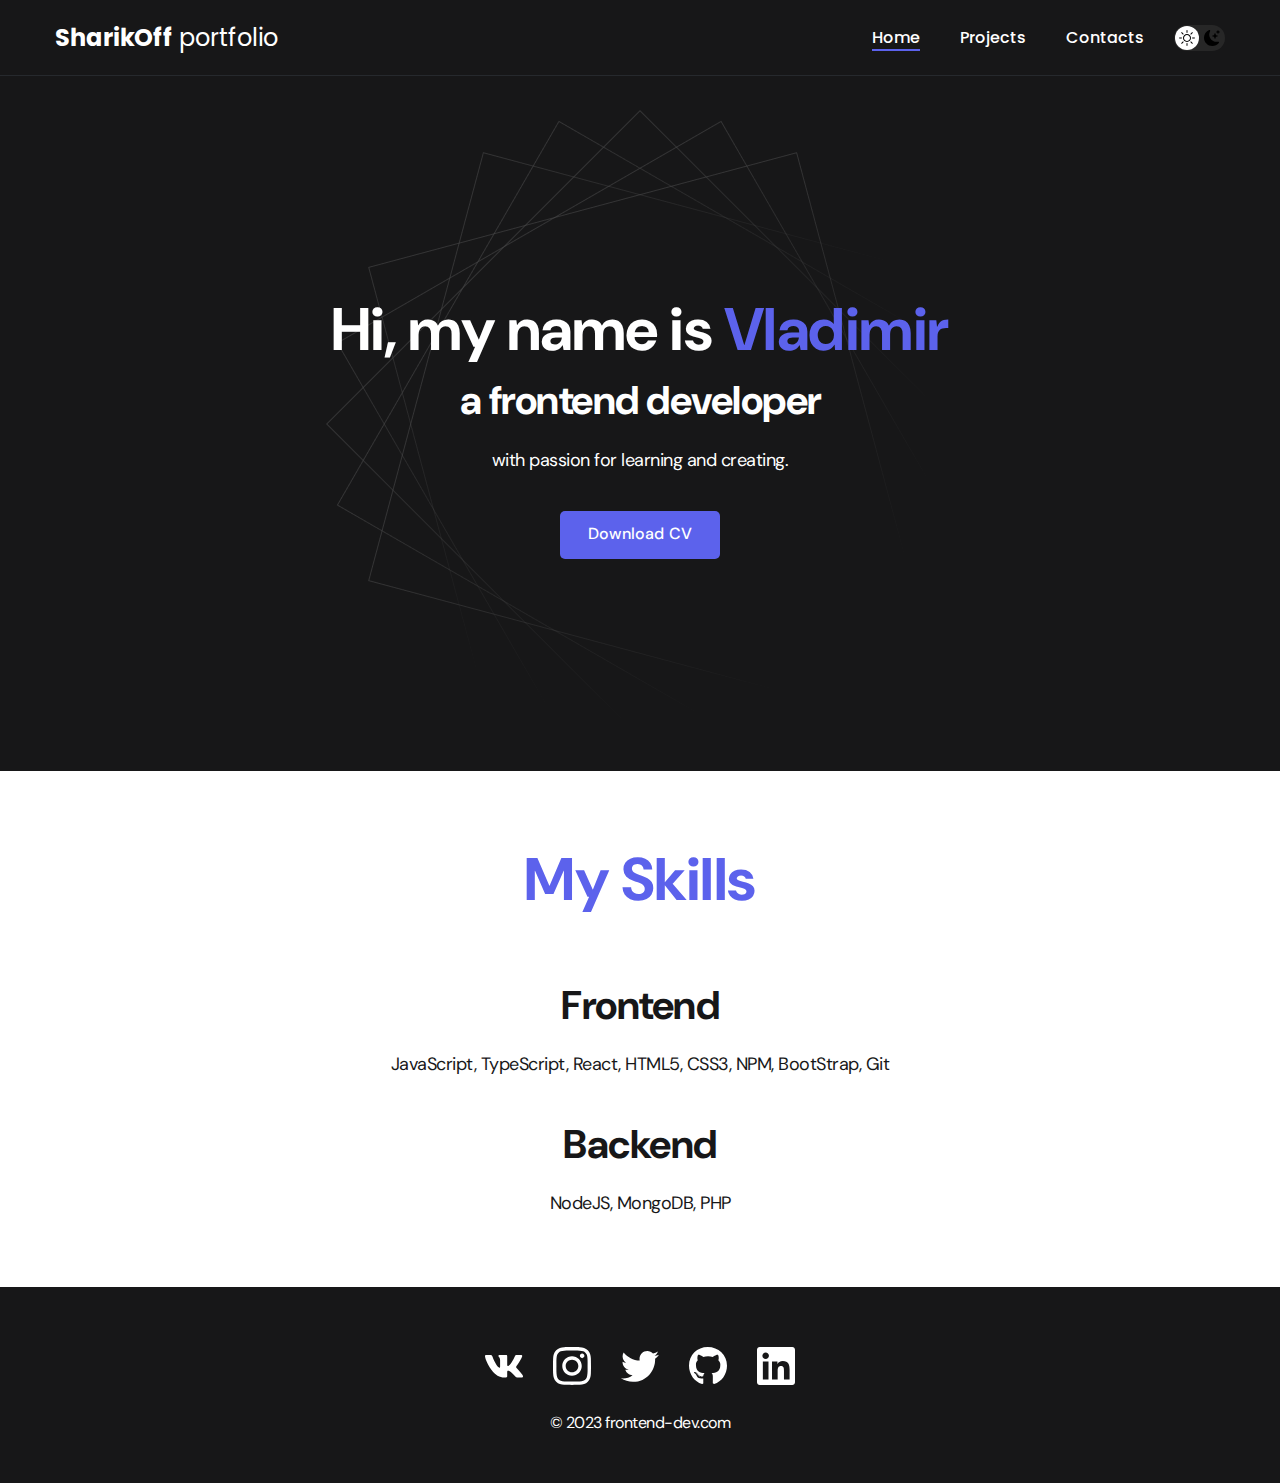
<file: index.html>
<!DOCTYPE html>
<html lang="en">
	<head>
		<meta charset="UTF-8" />
		<meta name="viewport" content="width=device-width, initial-scale=1.0" />
		<title>SharikOff portfolio</title>
		<link rel="stylesheet" href="./css/main.css" />
	</head>
	<body>
		<nav class="nav">
			<div class="container">
				<div class="nav-row">
					<a href="./index.html" class="logo"
						><strong>SharikOff</strong> portfolio</a
					>

					<button class="dark-mode-btn">
						<img
							src="./img/icons/sun.svg"
							alt="Light mode"
							class="dark-mode-btn__icon"
						/>
						<img
							src="./img/icons/moon.svg"
							alt="Dark mode"
							class="dark-mode-btn__icon"
						/>
					</button>

					<ul class="nav-list">
						<li class="nav-list__item">
							<a
								href="./index.html"
								class="nav-list__link nav-list__link--active"
								>Home</a
							>
						</li>
						<li class="nav-list__item">
							<a href="./projects.html" class="nav-list__link">Projects</a>
						</li>
						<li class="nav-list__item">
							<a href="./contacts.html" class="nav-list__link">Contacts</a>
						</li>
					</ul>
				</div>
			</div>
		</nav>

		<header class="header">
			<div class="header__wrapper">
				<h1 class="header__title">
					<strong>Hi, my name is <em>Vladimir</em></strong
					><br />
					a frontend developer
				</h1>
				<div class="header__text">
					<p>with passion for learning and creating.</p>
				</div>
				<a href="#!" class="btn">Download CV</a>
			</div>
		</header>

		<main class="section">
			<div class="container">
				<h1 class="title-1">My Skills</h1>

				<ul class="content-list">
					<li class="content-list__item">
						<h2 class="title-2">Frontend</h2>
						<p>
							JavaScript, TypeScript, React, HTML5, CSS3, NPM, BootStrap, Git
						</p>
					</li>
					<li class="content-list__item">
						<h2 class="title-2">Backend</h2>
						<p>NodeJS, MongoDB, PHP</p>
					</li>
				</ul>
			</div>
		</main>

		<footer class="footer">
			<div class="container">
				<div class="footer__wrapper">
					<ul class="social">
						<li class="social__item">
							<a href="#!">
								<img src="./img/icons/vk.svg" alt="Link" />
							</a>
						</li>
						<li class="social__item">
							<a href="#!">
								<img src="./img/icons/instagram.svg" alt="Link" />
							</a>
						</li>
						<li class="social__item">
							<a href="#!">
								<img src="./img/icons/twitter.svg" alt="Link" />
							</a>
						</li>
						<li class="social__item">
							<a href="#!">
								<img src="./img/icons/gitHub.svg" alt="Link" />
							</a>
						</li>
						<li class="social__item">
							<a href="#!">
								<img src="./img/icons/linkedIn.svg" alt="Link" />
							</a>
						</li>
					</ul>
					<div class="copyright">
						<p>© 2023 frontend-dev.com</p>
					</div>
				</div>
			</div>
		</footer>

		<script src="./js/main.js"></script>
	</body>
</html>
</file>
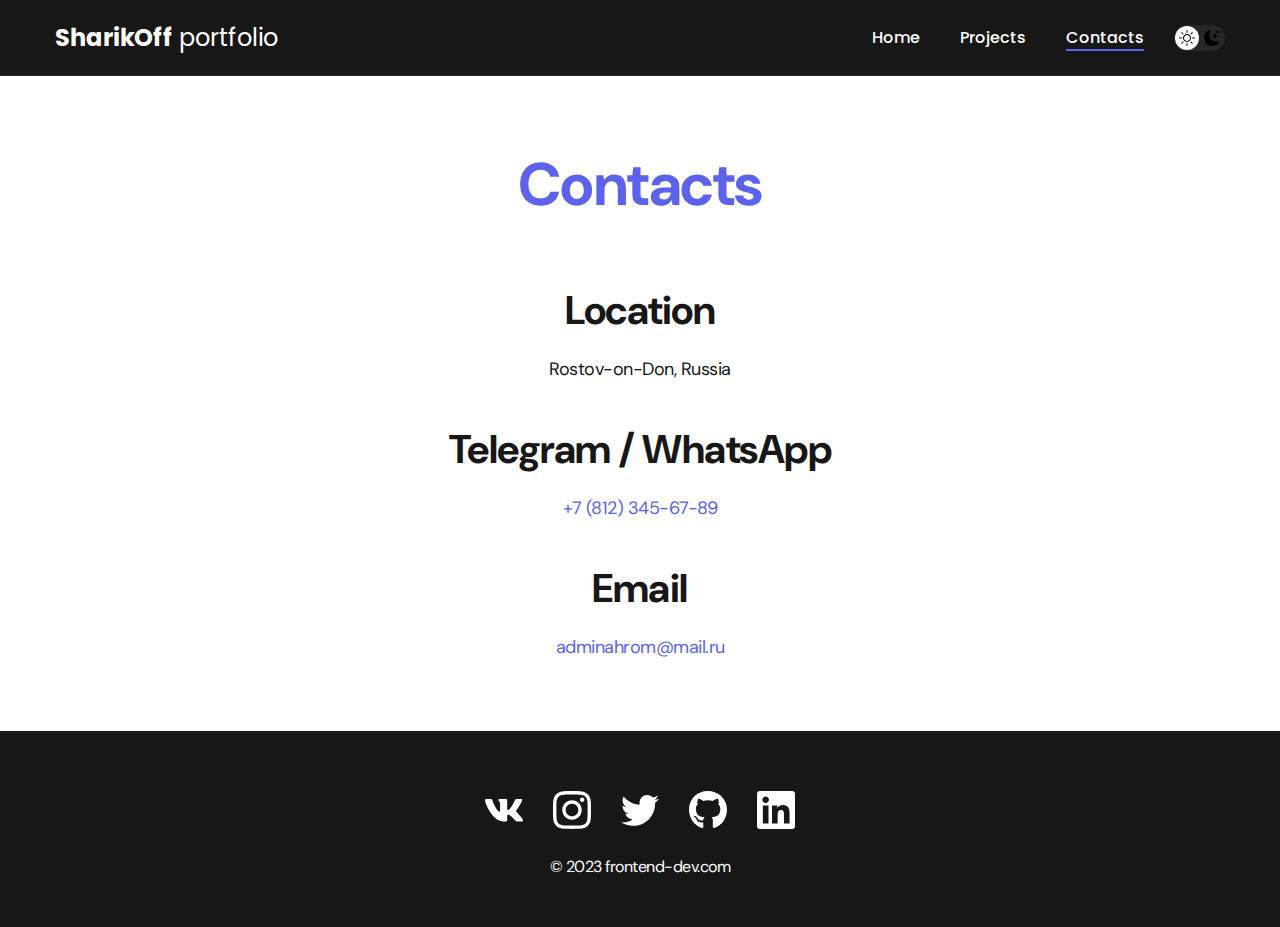
<file: contacts.html>
<!DOCTYPE html>
<html lang="en">
	<head>
		<meta charset="UTF-8" />
		<meta name="viewport" content="width=device-width, initial-scale=1.0" />
		<title>Freelancer portfolio</title>
		<link rel="stylesheet" href="./css/main.css" />
	</head>
	<body>
		<nav class="nav">
			<div class="container">
				<div class="nav-row">
					<a href="./index.html" class="logo"
						><strong>SharikOff</strong> portfolio</a
					>

					<button class="dark-mode-btn">
						<img
							src="./img/icons/sun.svg"
							alt="Light mode"
							class="dark-mode-btn__icon"
						/>
						<img
							src="./img/icons/moon.svg"
							alt="Dark mode"
							class="dark-mode-btn__icon"
						/>
					</button>

					<ul class="nav-list">
						<li class="nav-list__item">
							<a href="./index.html" class="nav-list__link">Home</a>
						</li>
						<li class="nav-list__item">
							<a href="./projects.html" class="nav-list__link">Projects</a>
						</li>
						<li class="nav-list__item">
							<a
								href="./contacts.html"
								class="nav-list__link nav-list__link--active"
								>Contacts</a
							>
						</li>
					</ul>
				</div>
			</div>
		</nav>

		<main class="section">
			<div class="container">
				<h1 class="title-1">Contacts</h1>

				<ul class="content-list">
					<li class="content-list__item">
						<h2 class="title-2">Location</h2>
						<p>Rostov-on-Don, Russia</p>
					</li>
					<li class="content-list__item">
						<h2 class="title-2">Telegram / WhatsApp</h2>
						<p><a href="tel:+78123456789">+7 (812) 345-67-89</a></p>
					</li>
					<li class="content-list__item">
						<h2 class="title-2">Email</h2>
						<p>
							<a href="mailto:adminahrom@mail.ru">adminahrom@mail.ru</a>
						</p>
					</li>
				</ul>
			</div>
		</main>

		<footer class="footer">
			<div class="container">
				<div class="footer__wrapper">
					<ul class="social">
						<li class="social__item">
							<a href="#!">
								<img src="./img/icons/vk.svg" alt="Link" />
							</a>
						</li>
						<li class="social__item">
							<a href="#!">
								<img src="./img/icons/instagram.svg" alt="Link" />
							</a>
						</li>
						<li class="social__item">
							<a href="#!">
								<img src="./img/icons/twitter.svg" alt="Link" />
							</a>
						</li>
						<li class="social__item">
							<a href="#!">
								<img src="./img/icons/gitHub.svg" alt="Link" />
							</a>
						</li>
						<li class="social__item">
							<a href="#!">
								<img src="./img/icons/linkedIn.svg" alt="Link" />
							</a>
						</li>
					</ul>
					<div class="copyright">
						<p>© 2023 frontend-dev.com</p>
					</div>
				</div>
			</div>
		</footer>

		<script src="./js/main.js"></script>
	</body>
</html>
</file>
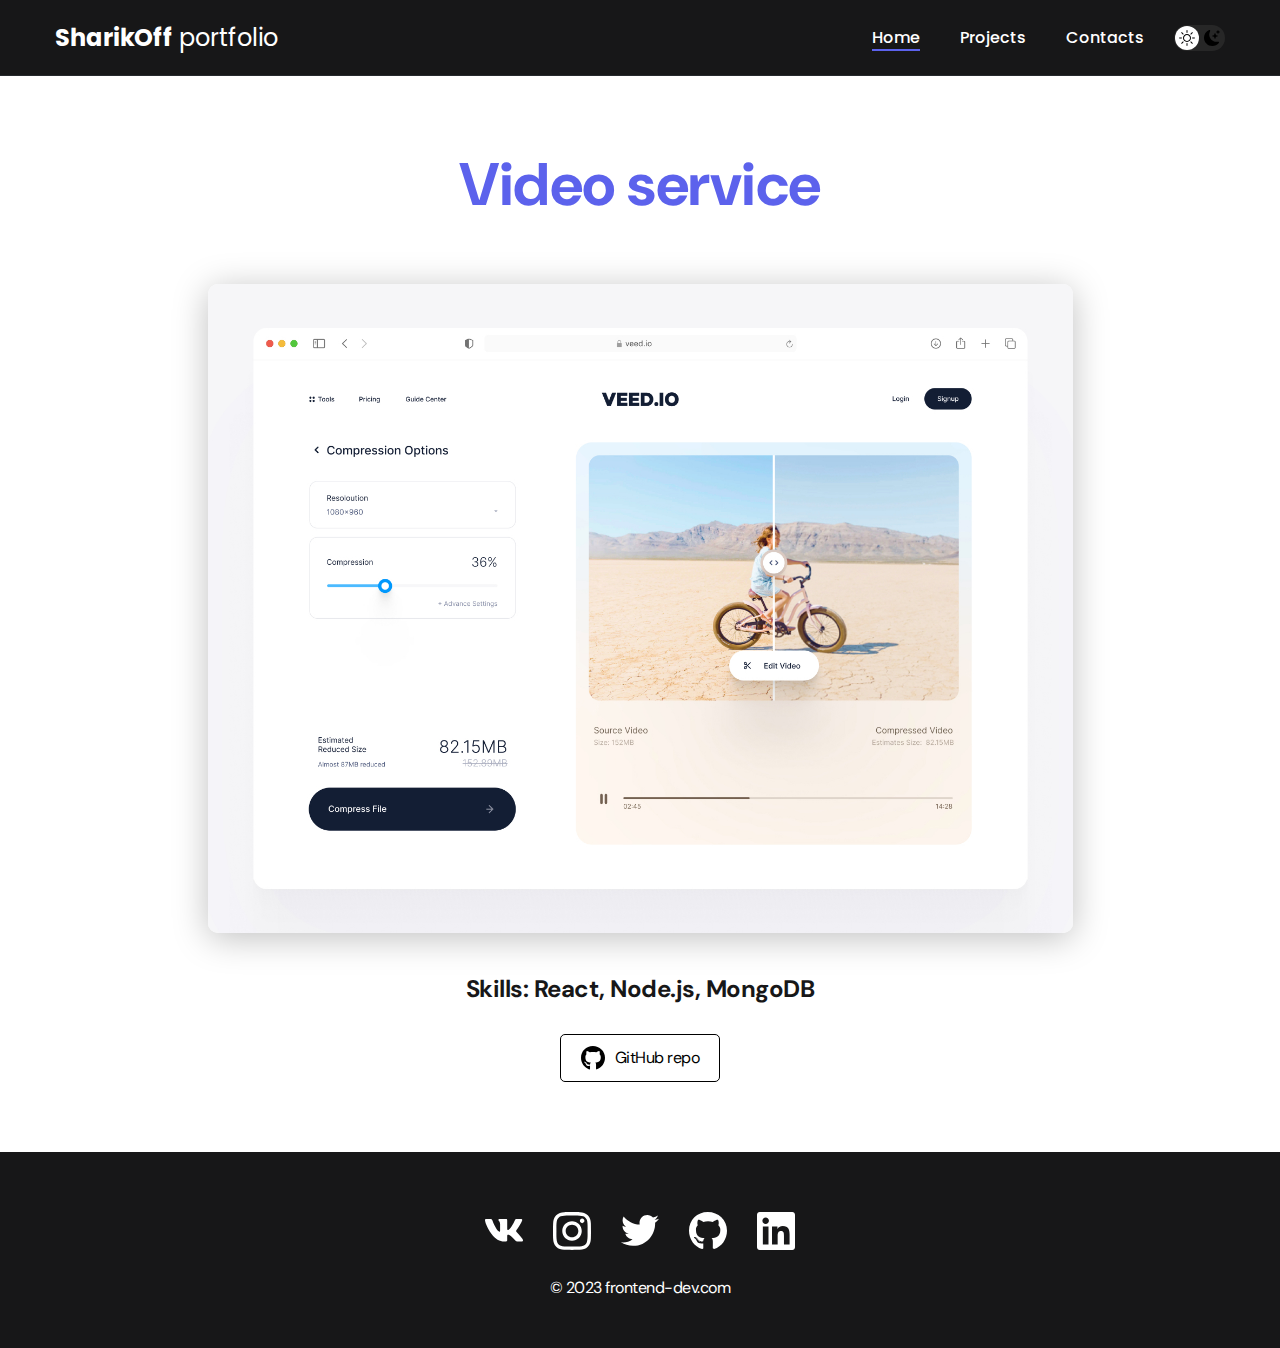
<file: project-page.html>
<!DOCTYPE html>
<html lang="en">
	<head>
		<meta charset="UTF-8" />
		<meta name="viewport" content="width=device-width, initial-scale=1.0" />
		<title>Freelancer portfolio</title>
		<link rel="stylesheet" href="./css/main.css" />
	</head>
	<body>
		<nav class="nav">
			<div class="container">
				<div class="nav-row">
					<a href="./index.html" class="logo"
						><strong>SharikOff</strong> portfolio</a
					>

					<button class="dark-mode-btn">
						<img
							src="./img/icons/sun.svg"
							alt="Light mode"
							class="dark-mode-btn__icon"
						/>
						<img
							src="./img/icons/moon.svg"
							alt="Dark mode"
							class="dark-mode-btn__icon"
						/>
					</button>

					<ul class="nav-list">
						<li class="nav-list__item">
							<a
								href="./index.html"
								class="nav-list__link nav-list__link--active"
								>Home</a
							>
						</li>
						<li class="nav-list__item">
							<a href="./projects.html" class="nav-list__link">Projects</a>
						</li>
						<li class="nav-list__item">
							<a href="./contacts.html" class="nav-list__link">Contacts</a>
						</li>
					</ul>
				</div>
			</div>
		</nav>

		<main class="section">
			<div class="container">
				<div class="project-details">
					<h1 class="title-1">Video service</h1>

					<img
						src="./img/projects/02-big.jpg"
						alt="Cover img"
						class="project-details__cover"
					/>

					<div class="project-details__desc">
						<p>Skills: React, Node.js, MongoDB</p>
					</div>

					<a href="#!" class="btn-outline">
						<img src="./img/icons/gitHub-black.svg" alt="gitIcon" />
						GitHub repo
					</a>
				</div>
			</div>
		</main>

		<footer class="footer">
			<div class="container">
				<div class="footer__wrapper">
					<ul class="social">
						<li class="social__item">
							<a href="#!">
								<img src="./img/icons/vk.svg" alt="Link" />
							</a>
						</li>
						<li class="social__item">
							<a href="#!">
								<img src="./img/icons/instagram.svg" alt="Link" />
							</a>
						</li>
						<li class="social__item">
							<a href="#!">
								<img src="./img/icons/twitter.svg" alt="Link" />
							</a>
						</li>
						<li class="social__item">
							<a href="#!">
								<img src="./img/icons/gitHub.svg" alt="Link" />
							</a>
						</li>
						<li class="social__item">
							<a href="#!">
								<img src="./img/icons/linkedIn.svg" alt="Link" />
							</a>
						</li>
					</ul>
					<div class="copyright">
						<p>© 2023 frontend-dev.com</p>
					</div>
				</div>
			</div>
		</footer>

		<script src="./js/main.js"></script>
	</body>
</html>
</file>
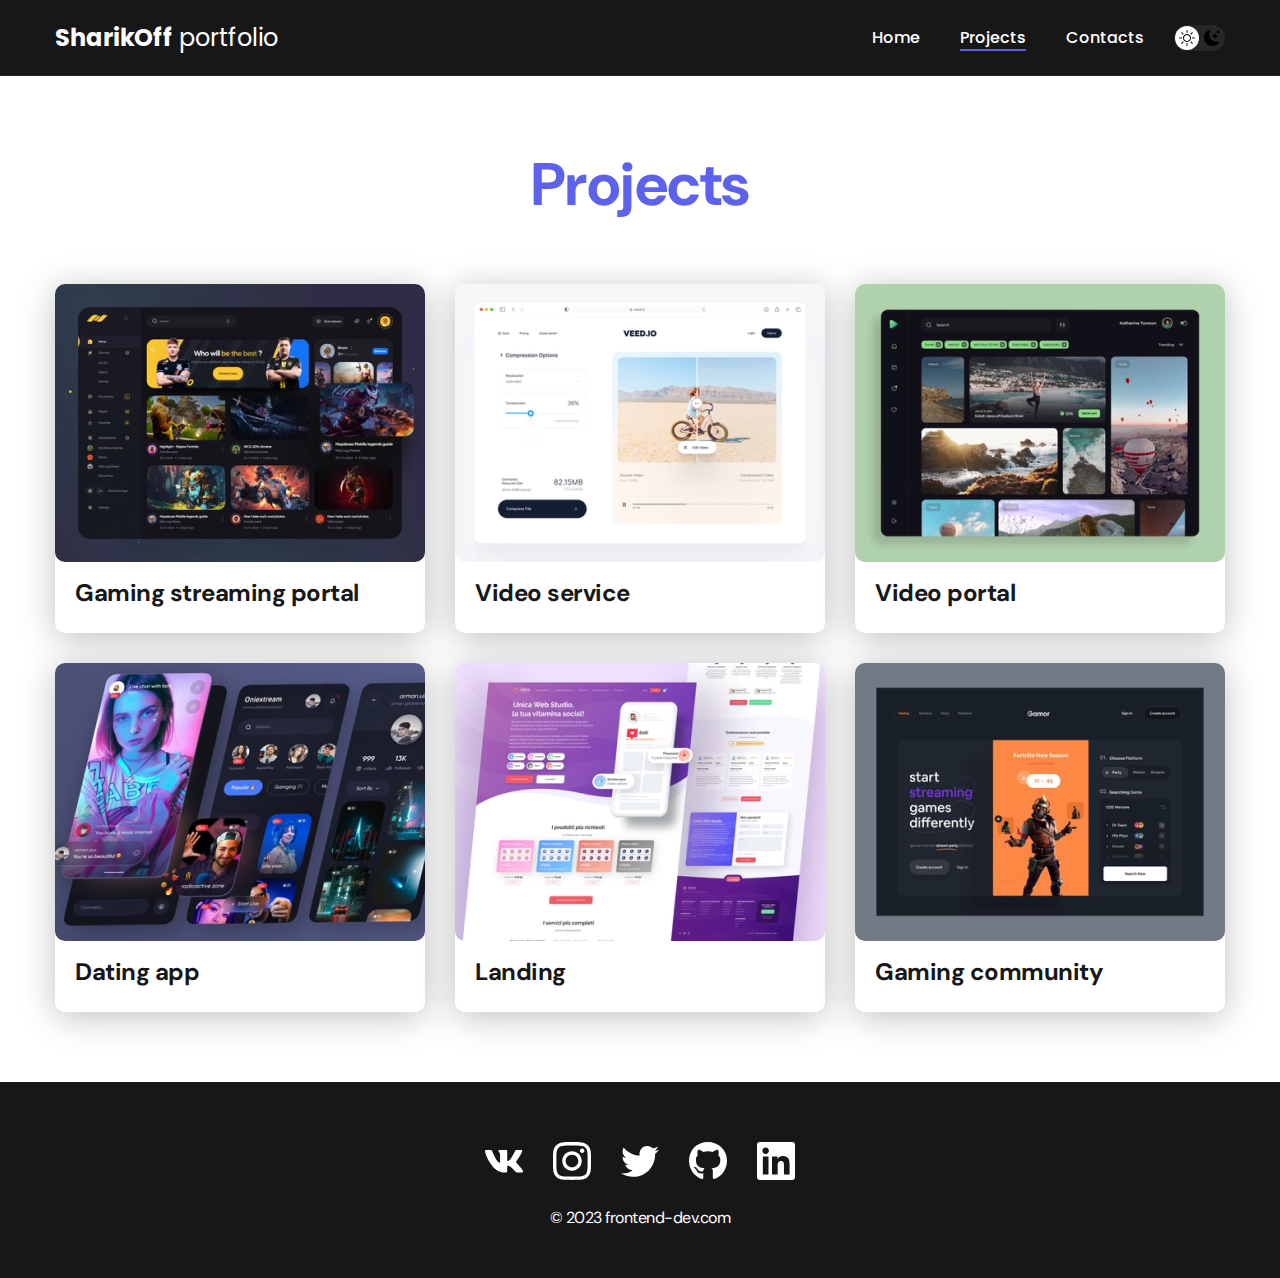
<file: projects.html>
<!DOCTYPE html>
<html lang="en">
	<head>
		<meta charset="UTF-8" />
		<meta name="viewport" content="width=device-width, initial-scale=1.0" />
		<title>Freelancer portfolio</title>
		<link rel="stylesheet" href="./css/main.css" />
	</head>
	<body>
		<nav class="nav">
			<div class="container">
				<div class="nav-row">
					<a href="./index.html" class="logo"
						><strong>SharikOff</strong> portfolio</a
					>

					<button class="dark-mode-btn">
						<img
							src="./img/icons/sun.svg"
							alt="Light mode"
							class="dark-mode-btn__icon"
						/>
						<img
							src="./img/icons/moon.svg"
							alt="Dark mode"
							class="dark-mode-btn__icon"
						/>
					</button>

					<ul class="nav-list">
						<li class="nav-list__item">
							<a href="./index.html" class="nav-list__link">Home</a>
						</li>
						<li class="nav-list__item">
							<a
								href="./projects.html"
								class="nav-list__link nav-list__link--active"
								>Projects</a
							>
						</li>
						<li class="nav-list__item">
							<a href="./contacts.html" class="nav-list__link">Contacts</a>
						</li>
					</ul>
				</div>
			</div>
		</nav>

		<main class="section">
			<div class="container">
				<h2 class="title-1">Projects</h2>
				<ul class="projects">
					<li class="project">
						<a href="./project-page.html">
							<img
								src="./img/projects/01.jpg"
								alt="Project img"
								class="project__img"
							/>
							<h3 class="project__title">Gaming streaming portal</h3>
						</a>
					</li>
					<li class="project">
						<a href="./project-page.html">
							<img
								src="./img/projects/02.jpg"
								alt="Project img"
								class="project__img"
							/>
							<h3 class="project__title">Video service</h3>
						</a>
					</li>
					<li class="project">
						<a href="./project-page.html">
							<img
								src="./img/projects/03.jpg"
								alt="Project img"
								class="project__img"
							/>
							<h3 class="project__title">Video portal</h3>
						</a>
					</li>
					<li class="project">
						<a href="./project-page.html">
							<img
								src="./img/projects/04.jpg"
								alt="Project img"
								class="project__img"
							/>
							<h3 class="project__title">Dating app</h3>
						</a>
					</li>
					<li class="project">
						<a href="./project-page.html">
							<img
								src="./img/projects/05.jpg"
								alt="Project img"
								class="project__img"
							/>
							<h3 class="project__title">Landing</h3>
						</a>
					</li>
					<li class="project">
						<a href="./project-page.html">
							<img
								src="./img/projects/06.jpg"
								alt="Project img"
								class="project__img"
							/>
							<h3 class="project__title">Gaming community</h3>
						</a>
					</li>
				</ul>
			</div>
		</main>

		<footer class="footer">
			<div class="container">
				<div class="footer__wrapper">
					<ul class="social">
						<li class="social__item">
							<a href="#!">
								<img src="./img/icons/vk.svg" alt="Link" />
							</a>
						</li>
						<li class="social__item">
							<a href="#!">
								<img src="./img/icons/instagram.svg" alt="Link" />
							</a>
						</li>
						<li class="social__item">
							<a href="#!">
								<img src="./img/icons/twitter.svg" alt="Link" />
							</a>
						</li>
						<li class="social__item">
							<a href="#!">
								<img src="./img/icons/gitHub.svg" alt="Link" />
							</a>
						</li>
						<li class="social__item">
							<a href="#!">
								<img src="./img/icons/linkedIn.svg" alt="Link" />
							</a>
						</li>
					</ul>
					<div class="copyright">
						<p>© 2023 frontend-dev.com</p>
					</div>
				</div>
			</div>
		</footer>

		<script src="./js/main.js"></script>
	</body>
</html>
</file>
<file: css/main.css>
@import './reset.css';
@import url('https://fonts.googleapis.com/css2?family=DM+Sans:opsz,wght@9..40,400;9..40,500;9..40,700&family=Poppins:wght@400;500;700&display=swap');

/*
font-family: 'DM Sans', sans-serif;
font-family: 'Poppins', sans-serif;
*/

/* * {
	border: 1px solid red;
} */

:root {
	/* Colors */
	--blackpure: #000;
	--black: #171718;
	--black-border: #26292d;
	--white: #fff;
	--purple: #5c62ec;

	/* Nav */

	--nav-bg: var(--black);
	--nav-border: var(--black-border);
	--nav-text: var(--white);

	/* Header */
	--header-bg: var(--black);
	--header-text: var(--white);

	/* Footer */

	--footer-bg: var(--black);
	--footer-text: var(--white);

	/* Light mode */

	--page-bg: var(--white);
	--text-color: var(--black);
	--accent: var(--purple);
	--title-1: var(--accent);

	--project-card-bg: var(--white);
	--project-card-text: var(--black);
	--box-shadow: 0px 5px 35px 0px rgba(0, 0, 0, 0.25);
}

.dark {
	/* Dark mode */

	--page-bg: #252526;
	--text-color: var(--white);
	--title-1: var(--white);

	--project-card-bg: var(--black);
	--project-card-text: var(--white);
	--box-shadow: 0px 5px 35px 0px rgba(0, 0, 0, 0.8);
}

html,
body {
	display: flex;
	flex-direction: column;
	min-height: 100vh;

	font-family: 'DM Sans', sans-serif;
	letter-spacing: -0.5px;

	/* Light mode */
	background-color: var(--page-bg);
	color: var(--text-color);
}

/* General */

.container {
	margin: 0 auto;
	padding: 0 15px;
	max-width: 1200px;
}

.section {
	padding: 70px 0;
}

.title-1 {
	margin-bottom: 60px;
	font-size: 60px;
	font-weight: 700;
	line-height: 1.3;
	color: var(--title-1);
	text-align: center;
}
.title-2 {
	margin-bottom: 20px;

	font-size: 40px;
	line-height: 1.3;
	font-weight: 700;
}

/* Nav */

.nav {
	padding: 20px 0;
	border-bottom: 1px solid var(--nav-border);
	background-color: var(--nav-bg);
	color: var(--nav-text);
	letter-spacing: normal;
}

.nav-row {
	display: flex;
	justify-content: flex-end;
	align-items: center;
	column-gap: 30px;
	row-gap: 20px;
	flex-wrap: wrap;
}

.logo {
	margin-right: auto;
	color: var(--nav-text);
	font-size: 24px;
	font-family: 'Poppins', sans-serif;
}

.logo strong {
	font-weight: 700;
}

.nav-list {
	display: flex;
	flex-wrap: wrap;
	row-gap: 10px;
	align-items: center;
	column-gap: 40px;
	font-size: 16px;
	font-weight: 500;
	font-family: 'Poppins', sans-serif;
}

.nav-list__link {
	color: var(--nav-text);
	transition: opacity 0.2s ease-in;
}
.nav-list__link:hover {
	opacity: 0.8;
}

.nav-list__link--active {
	position: relative;
}
.nav-list__link--active::before {
	content: '';
	position: absolute;
	left: 0;
	top: 100%;
	display: block;
	height: 2px;
	width: 100%;
	background-color: var(--accent);
}

/* Dark mode btn */

.dark-mode-btn {
	order: 9;
	position: relative;
	display: flex;
	justify-content: space-between;
	width: 51px;
	height: 26px;
	padding: 5px;

	background-color: #272727;
	border-radius: 50px;
}
.dark-mode-btn::before {
	content: '';
	position: absolute;
	top: 1px;
	left: 1px;
	display: block;
	width: 24px;
	height: 24px;
	border-radius: 50%;
	background-color: var(--white);

	transition: left 0.2s ease-in;
}

.dark-mode-btn--active::before {
	left: 26px;
}

.dark-mode-btn__icon {
	position: relative;
	z-index: 9;
}

/* Header*/

.header {
	padding: 40px 0;
	min-height: 695px;

	display: flex;
	justify-content: center;
	align-items: center;

	background-color: var(--header-bg);
	background-image: url('./../img/header-bg.png');
	background-repeat: no-repeat;
	background-size: auto;
	background-position: center center;

	color: var(--header-text);
	text-align: center;
}

.header__wrapper {
	padding: 0 15px;
	max-width: 660px;
}
.header__title {
	margin-bottom: 20px;
	font-size: 40px;
	font-weight: 700;
	line-height: 1.4;
}
.header__title strong {
	font-size: 60px;
	font-weight: 700;
}
.header__title em {
	font-style: normal;
	color: var(--accent);
}

.header__text {
	margin-bottom: 40px;
	font-size: 18px;
	line-height: 1.333;
}
.header__text p + p {
	margin-top: 0.5em;
}

/* Btn */

.btn {
	display: inline-block;
	height: 48px;
	padding: 12px 28px;
	border-radius: 5px;
	background-color: var(--accent);
	color: var(--white);
	letter-spacing: 0.15px;
	font-size: 16px;
	font-weight: 500;
	transition: opacity 0.2s ease-in;
}
.btn:hover {
	opacity: 0.8;
}
.btn:active {
	position: relative;
	top: 1px;
}

/* Btn outline */

.btn-outline {
	display: flex;
	column-gap: 10px;
	align-items: center;

	height: 48px;
	border-radius: 5px;
	padding: 12px 20px;

	border: 1px solid var(--blackpure);
	background-color: var(--white);
	color: var(--blackpure);
	transition: opacity 0.2s ease-in;
}
.btn-outline:hover {
	opacity: 0.8;
}
.btn-outline:active {
	position: relative;
	top: 1px;
}

/* Projects */

.projects {
	display: flex;
	justify-content: center;
	flex-wrap: wrap;
	column-gap: 30px;
	row-gap: 30px;
}

.project {
	max-width: 370px;
	background-color: var(--project-card-bg);
	box-shadow: var(--box-shadow);
	border-radius: 10px;
}

.project__img {
	border-radius: 10px;
}
.project__title {
	padding: 15px 20px 25px;
	font-size: 24px;
	font-weight: 700;
	line-height: 1.3;
	color: var(--project-card-text);
}

/* Project details */

.project-details {
	margin: 0 auto;
	max-width: 865px;
	display: flex;
	flex-direction: column;
	align-items: center;
	text-align: center;
}
.project-details__cover {
	max-width: 100%;
	margin-bottom: 40px;
	box-shadow: 0px 5px 35px rgba(0, 0, 0, 0.25);
	border-radius: 10px;
}
.project-details__desc {
	margin-bottom: 30px;
	font-weight: 700;
	font-size: 24px;
	line-height: 1.3;
}

.content-list {
	margin: 0 auto;
	max-width: 570px;
	display: flex;
	flex-direction: column;
	align-items: center;
	row-gap: 40px;
	text-align: center;
}

.content-list a {
	color: var(--accent);
}

.content-list__item {
	font-size: 18px;
	line-height: 1.5;
}

.content-list__item p + p {
	margin-top: 0.5em;
}

/* Footer */

.footer {
	margin-top: auto;
	padding: 60px 0 50px;
	background-color: var(--footer-bg);
	color: var(--footer-text);
}
.footer__wrapper {
	display: flex;
	flex-direction: column;
	align-items: center;
	row-gap: 27px;
}
.social {
	display: flex;
	column-gap: 30px;
	align-items: center;
}
.copyright {
	font-size: 16px;
}
.copyright p + p {
	margin-top: 0.5em;
}

@media (max-width: 620px) {
	/* General */

	.section {
		padding: 40px 0;
	}
	.title-1 {
		margin-bottom: 30px;
		font-size: 40px;
	}
	.title-2 {
		margin-bottom: 10px;
		font-size: 30px;
	}

	/* Nav */

	.nav-row {
		justify-content: space-between;
	}
	.dark-mode-btn {
		order: 0;
	}

	/* Header */

	.header {
		min-height: unset;
	}

	.header__title {
		font-size: 30px;
	}
	.header__title strong {
		font-size: 40px;
	}

	/* Projects */

	.project__title {
		font-size: 22px;
	}
	.content-list {
		row-gap: 20px;
	}
	.content-list__item {
		font-size: 16px;
	}
	.project-details__desc {
		margin-bottom: 20px;
		font-size: 22px;
	}

	/* Footer */

	.footer {
		padding: 40px 0 30px;
	}
	.footer__wrapper {
		row-gap: 20px;
	}
	.social {
		column-gap: 20px;
	}
	.social__item {
		width: 28px;
	}
}
</file>
